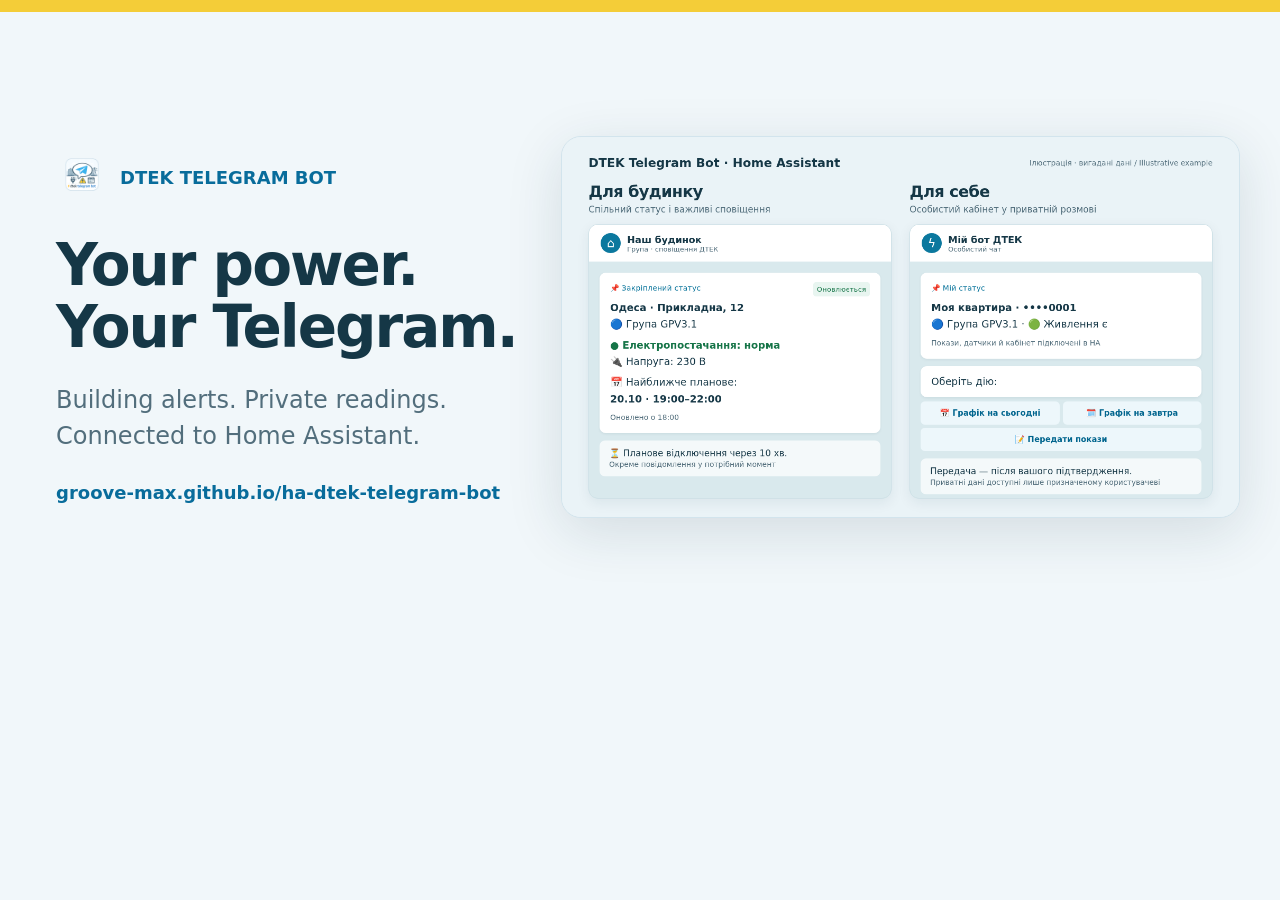
<file: website/social-preview.html>
<!doctype html>
<html lang="en">
<meta charset="utf-8">
<title>DTEK Telegram Bot — sharing image</title>
<style>
*{box-sizing:border-box}body{margin:0;width:1280px;height:640px;background:#f1f7fa;color:#153746;font-family:system-ui,-apple-system,sans-serif;overflow:hidden;border-top:12px solid #f4cd38}.wrap{display:grid;grid-template-columns:480px 1fr;align-items:center;gap:25px;height:628px;padding:44px 40px 42px 56px}.brand{display:flex;align-items:center;gap:12px;font-size:18px;font-weight:700;color:#086c9b}.brand img{width:52px;height:52px}h1{font-size:58px;line-height:1.06;letter-spacing:-2px;margin:32px 0 24px;max-width:500px}p{font-size:24px;line-height:1.5;color:#526e7c;max-width:440px}.url{font-size:18px;color:#086c9b;font-weight:600;margin-top:28px}.visual{height:auto;overflow:hidden;border-radius:20px;box-shadow:0 14px 55px #15374622;border:1px solid #d2e4ed;background:#eaf3f7}.visual img{display:block;width:100%;height:auto}
</style>
<div class="wrap"><main><div class="brand"><img src="../icon.png" alt="">DTEK TELEGRAM BOT</div><h1>Your power.<br>Your Telegram.</h1><p>Building alerts. Private readings.<br>Connected to Home Assistant.</p><div class="url">groove-max.github.io/ha-dtek-telegram-bot</div></main><div class="visual"><img src="../docs/images/telegram-overview.png" alt="Illustrative building and personal bot conversations"></div></div>
</html>
</file>
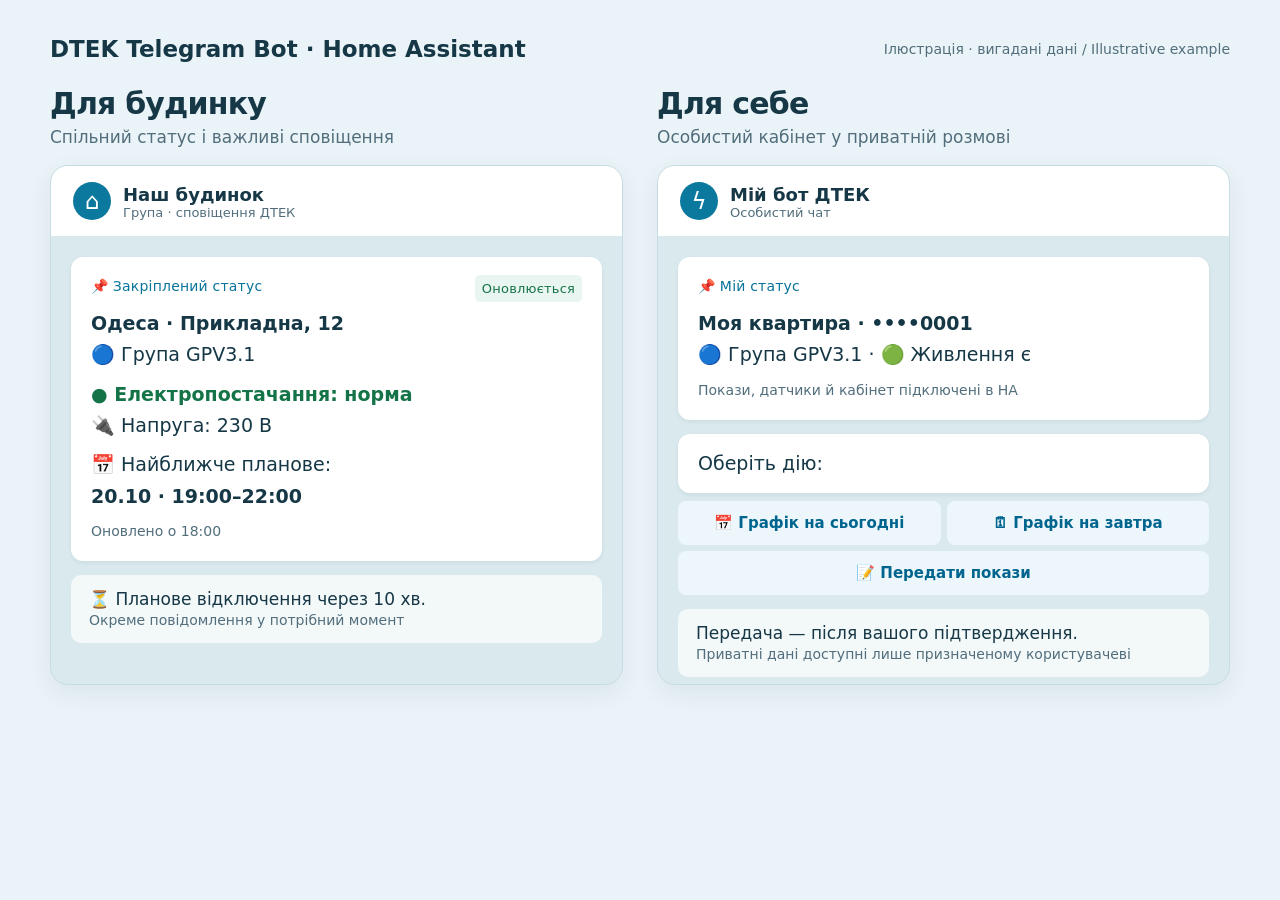
<file: website/telegram-overview.html>
<!doctype html>
<html lang="uk">
<meta charset="utf-8">
<title>DTEK Telegram Bot — illustrative conversations</title>
<style>
*{box-sizing:border-box}body{margin:0;background:#eaf3f7;color:#153746;font:19px system-ui,-apple-system,sans-serif;width:1280px;height:720px;padding:36px 50px}
header{display:flex;align-items:center;justify-content:space-between;margin-bottom:24px}header strong{font-size:23px}header span{font-size:14px;color:#526e7c}
.columns{display:grid;grid-template-columns:1fr 1fr;gap:34px}h1{font-size:30px;margin:0 0 6px;letter-spacing:-.8px}.caption{margin:0 0 18px;color:#526e7c;font-size:17px}
.chat{height:520px;background:#d9e9ed;border:1px solid #c6dce3;border-radius:18px;overflow:hidden;box-shadow:0 8px 24px #15374612}.bar{background:#fff;padding:16px 22px;border-bottom:1px solid #d9e9ed;display:flex;align-items:center;gap:12px}.avatar{display:grid;place-items:center;border-radius:50%;background:#0b789e;color:#fff;width:38px;height:38px;font-size:23px}.bar strong{font-size:18px}.bar small{display:block;color:#526e7c;font-size:13px}.body{padding:20px}.message{background:#fff;border-radius:12px;padding:18px 20px;box-shadow:0 2px 4px #15374610;line-height:1.65}.message p{margin:0 0 8px}.message p:last-child{margin:0}.pin{font-size:14px;color:#08749b;letter-spacing:.2px;margin-bottom:10px}.fine{font-size:14px;color:#526e7c}.green{color:#157447;font-weight:650}.buttons{display:grid;grid-template-columns:1fr 1fr;gap:6px;margin-top:8px}.button{border-radius:8px;background:#edf7fb;color:#00658e;text-align:center;font-weight:600;font-size:15px;padding:13px 6px}.wide{grid-column:1/-1}.notice{margin-top:14px;background:#ffffffb3;border-radius:10px;padding:14px 18px;font-size:17px}.tag{font-size:13px;background:#e8f5f0;color:#157447;border-radius:5px;padding:3px 7px;float:right}
</style>
<header><strong>DTEK Telegram Bot · Home Assistant</strong><span>Ілюстрація · вигадані дані / Illustrative example</span></header>
<div class="columns">
  <section><h1>Для будинку</h1><p class="caption">Спільний статус і важливі сповіщення</p>
    <div class="chat"><div class="bar"><span class="avatar">⌂</span><div><strong>Наш будинок</strong><small>Група · сповіщення ДТЕК</small></div></div><div class="body">
      <div class="message"><div class="pin">📌 Закріплений статус <span class="tag">Оновлюється</span></div><p><strong>Одеса · Прикладна, 12</strong><br>🔵 Група GPV3.1</p><p><span class="green">● Електропостачання: норма</span><br>🔌 Напруга: 230 В</p><p>📅 Найближче планове:<br><strong>20.10 · 19:00–22:00</strong></p><p class="fine">Оновлено о 18:00</p></div>
      <div class="notice">⏳ Планове відключення через 10 хв.<br><span class="fine">Окреме повідомлення у потрібний момент</span></div>
    </div></div>
  </section>
  <section><h1>Для себе</h1><p class="caption">Особистий кабінет у приватній розмові</p>
    <div class="chat"><div class="bar"><span class="avatar">ϟ</span><div><strong>Мій бот ДТЕК</strong><small>Особистий чат</small></div></div><div class="body">
      <div class="message"><div class="pin">📌 Мій статус</div><p><strong>Моя квартира · ••••0001</strong><br>🔵 Група GPV3.1 · 🟢 Живлення є</p><p class="fine">Покази, датчики й кабінет підключені в HA</p></div>
      <div class="message" style="margin-top:14px;padding:14px 20px">Оберіть дію:</div>
      <div class="buttons"><div class="button">📅 Графік на сьогодні</div><div class="button">🗓 Графік на завтра</div><div class="button wide">📝 Передати покази</div></div>
      <div class="notice">Передача — після вашого підтвердження.<br><span class="fine">Приватні дані доступні лише призначеному користувачеві</span></div>
    </div></div>
  </section>
</div>
</html>
</file>
